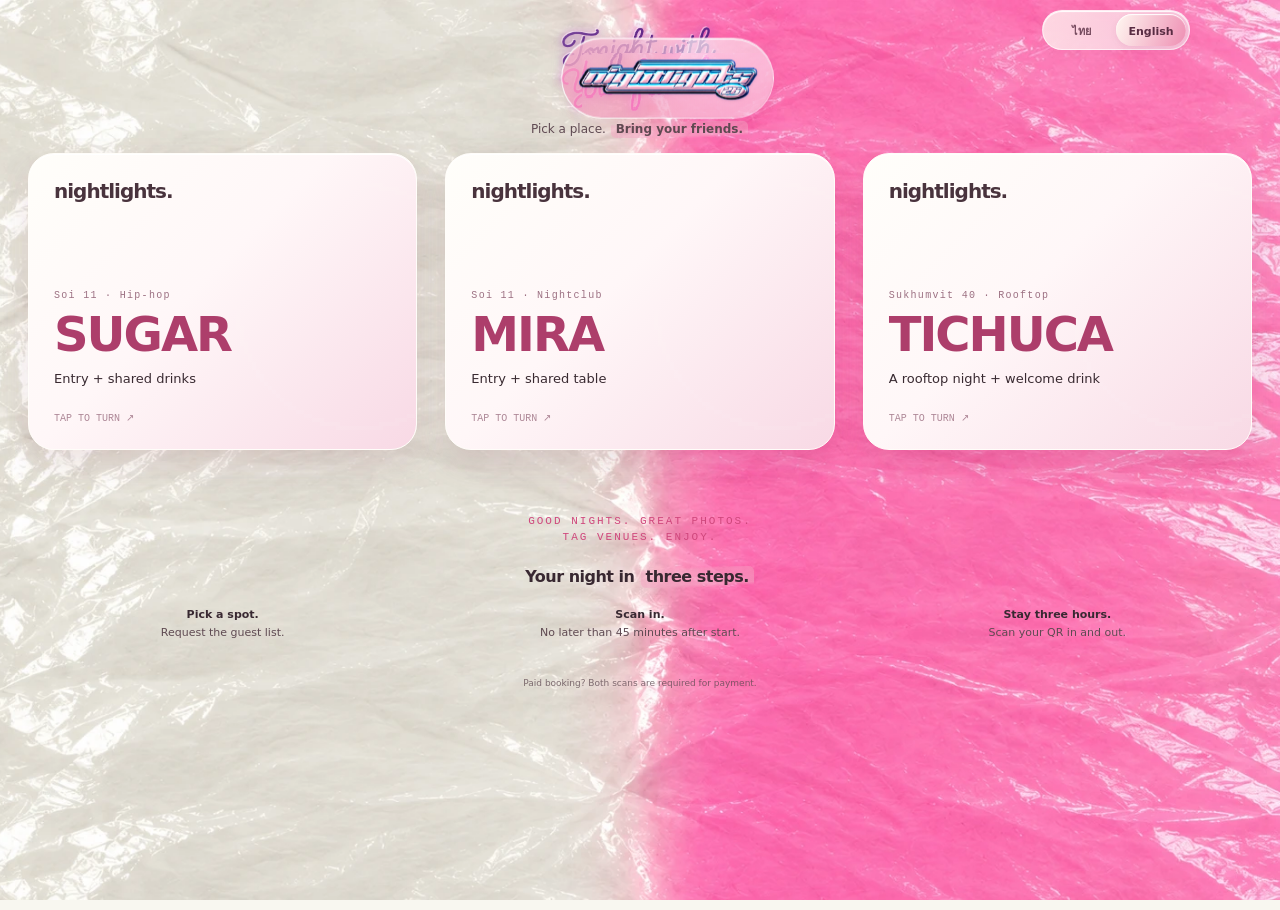
<file: index.html>
<!doctype html><html lang="en"><meta charset="utf-8"><meta name="viewport" content="width=device-width,initial-scale=1"><meta name="theme-color" content="#eee1ff"><title>nightlights · Your night starts here</title><style>
*{box-sizing:border-box}body{margin:0;background:radial-gradient(ellipse at 0 8%,#ffd2e999,transparent 42%),radial-gradient(ellipse at 100% 36%,#a9efff99,transparent 48%),linear-gradient(170deg,#faf6ff,#eee5fa 35%,#d8d1f5 75%,#c1b5e8);color:#33164e;font:15px system-ui,sans-serif;min-height:100vh}button,a{-webkit-tap-highlight-color:transparent}button{font:inherit;cursor:pointer;min-height:44px}button:focus-visible,a:focus-visible{outline:3px solid #15699d;outline-offset:4px}header{text-align:center;padding:30px 20px 10px}.brand{font-size:29px;font-weight:850;letter-spacing:-1.5px}.brand span{color:#e73898}main{max-width:1100px;margin:auto;padding:18px 0 35px;text-align:center}.hero{position:relative;padding:12px 24px 24px}.eyebrow{text-transform:uppercase;letter-spacing:3px;font:700 10px ui-monospace,monospace;color:#915791}.hero h1{font-size:clamp(40px,7vw,68px);letter-spacing:-2.5px;line-height:1.04;margin:15px 0;font-weight:800}.hero h1 span{color:#c02488;text-shadow:none}.hero p{font-size:14px;line-height:1.65;margin:0;color:#654276}.spark{position:absolute;font-size:34px;color:#ff52b4;top:22px;left:8%;text-shadow:0 0 15px #ff5db9}.spark.blue{left:auto;right:8%;top:112px;color:#258ab2;transform:rotate(15deg)}.demo-tag{display:inline-block;margin:19px 0 0;border:1px solid #9d6eb544;border-radius:30px;padding:5px 10px;font:10px ui-monospace,monospace;color:#78538b}.tabs{display:flex;justify-content:center;gap:8px;padding:0 16px 12px}.tabs button{background:#ffffff55;border:1px solid #9c62ba40;color:#623377;border-radius:30px;padding:8px 18px;font-size:12px}.tabs button[aria-pressed=true]{background:#482168;color:white;border-color:#482168}.rail{display:flex;gap:20px;overflow-x:auto;scroll-snap-type:x mandatory;padding:12px max(22px,calc((100% - 340px)/2)) 28px;scrollbar-width:none}.rail::-webkit-scrollbar{display:none}.venue{flex:0 0 340px;max-width:calc(100vw - 44px);scroll-snap-align:center}.scene{height:410px;perspective:1200px;position:relative}.inner{position:absolute;inset:0;transform-style:preserve-3d;transition:transform .65s cubic-bezier(.2,.7,.2,1)}.flipped .inner{transform:rotateY(180deg)}.face{position:absolute;inset:0;border-radius:26px;overflow:hidden;backface-visibility:hidden;border:1px solid #ffffff88;box-shadow:0 12px 30px #5b266838}.front{width:100%;padding:25px;background:radial-gradient(ellipse at 100% 0%,var(--accent),transparent 70%),var(--base);color:#fff;text-align:left;display:flex;flex-direction:column;align-items:start;font:inherit;cursor:pointer}.card-brand{font-size:20px;font-weight:750;letter-spacing:-1px;z-index:1}.rings{position:absolute;right:-66px;top:30px;width:245px;height:245px;border:1px solid #ffffff70;border-radius:50%;box-shadow:0 0 0 23px #ffffff16,0 0 0 46px #ffffff12,0 0 0 69px #ffffff0b}.card-star{position:absolute;right:30px;top:105px;color:#fbe6ff;font-size:70px;font-weight:200}.front-bottom{margin-top:auto;z-index:1}.area{font:10px ui-monospace,monospace;letter-spacing:1.3px;opacity:.85}.front h2{font-size:48px;letter-spacing:-2px;margin:9px 0 13px;line-height:1}.perk{font-size:13px;margin:0}.turn-hint{font:10px ui-monospace,monospace;opacity:.7;margin-top:26px}.back{transform:rotateY(180deg);background:linear-gradient(145deg,var(--base),#21102f);color:white;padding:24px;display:flex;flex-direction:column;align-items:center;justify-content:center;cursor:pointer}.back h2{font-size:29px;letter-spacing:-1px;margin:9px 0}.back .sub{font-size:12px;color:#dac4e9;margin:0 0 14px}.detail{font-size:13px;line-height:1.6;margin:8px 0}.detail small{display:block;text-transform:uppercase;font-size:9px;letter-spacing:1.4px;color:#c6a9d8}.maps{color:#98e5ff;text-underline-offset:4px;font-size:12px;padding:10px;display:inline-block}.turn-back{border:0;background:none;color:#d5bde5;font-size:11px;padding:8px;opacity:.85}.availability{padding:20px 8px 0}.meter{display:flex;justify-content:center;gap:12px;height:59px}.meter span{width:35px;height:54px;background:#cebddb;mask:url('assets/Sailor%20Moon.png') center/contain no-repeat;-webkit-mask:url('assets/Sailor%20Moon.png') center/contain no-repeat}.meter .lit{background:#d42187;filter:none}.availability p{font-size:12px;font-weight:650;margin:9px 0 14px}.request{width:100%;border:1px solid #f5b6ff;border-radius:30px;padding:14px 20px;color:white;background:linear-gradient(100deg,#7461b7,#cb579b);box-shadow:0 5px 16px #ae41972b;font-weight:650}.steps{padding:0 25px 12px;max-width:440px;margin:auto}.steps h2{font-size:22px;letter-spacing:-.5px;margin:22px 0 14px}.steps p{font-size:13px;color:#674979;line-height:1.7;margin:7px 0}.steps strong{color:#48205f}.ribbon{font:11px ui-monospace,monospace;letter-spacing:2px;color:#a92f82;margin:12px 0 18px}.footer{font-size:10px;line-height:1.6;color:#70577c;max-width:410px;margin:20px auto 0;padding:0 25px}dialog{border:1px solid #e7b8ff;border-radius:26px;padding:28px;width:min(90vw,350px);background:#fcf4ff;color:#361449;text-align:center;box-shadow:0 20px 80px #27123866}dialog::backdrop{background:#200b3dcc;backdrop-filter:blur(5px)}dialog h2{font-size:27px;letter-spacing:-1px;margin:8px 0 16px}dialog p{font-size:13px;line-height:1.65}dialog .close{background:none;border:0;color:#714581;margin-top:12px}.pass-code{width:125px;height:125px;image-rendering:pixelated;background:white;padding:12px}.deadline{font:700 27px ui-monospace,monospace;color:#b22283}.status{color:#92578d;font:10px ui-monospace,monospace;text-transform:uppercase;letter-spacing:2px}.sr-only{position:absolute;width:1px;height:1px;overflow:hidden;clip-path:inset(50%)}@media(max-width:380px){.scene{height:390px}.hero h1{font-size:39px}.spark{left:4%;font-size:25px}.spark.blue{right:4%}.front h2{font-size:42px}.meter{gap:9px}}@media(prefers-reduced-motion:reduce){.inner{transition:none}*{scroll-behavior:auto!important}}
.swipe-hint{font:11px ui-monospace,monospace;color:#855393;margin:3px 0 8px}.meter{height:100px;gap:4px;align-items:center}.meter span{width:56px;height:92px;flex:none;background:#a96783;filter:none}.meter .lit{background:#ff1744;filter:none}.availability{padding:14px 0 0}.paid-note{font-size:11px!important}.card-star{display:grid;place-items:center;width:78px;height:78px;font-size:58px;border-radius:24px;color:#fff5fc;border:2px solid #ffffffa0;background:linear-gradient(145deg,#ffffff38,#ffffff08);box-shadow:2px 4px 0 #1c082b50,inset 0 1px 0 #fff8;transform:rotate(12deg);text-shadow:none}.spark,.spark.blue{text-shadow:none}.front{box-shadow:0 10px 22px #5b26682b,inset 0 1px 0 #ffffff80}.rail{cursor:grab;touch-action:pan-x pan-y}.rail:active{cursor:grabbing}@media(max-width:380px){.meter{gap:3px}.meter span{width:50px;height:88px}}.meter span{--figure-ink:#a96783;background:none!important;mask:none!important;-webkit-mask:none!important}.meter span.lit{--figure-ink:#ff1744}.meter span::before{content:"";display:block;width:100%;height:100%;background:var(--figure-ink);mask:url('assets/Sailor%20Moon.png') center/contain no-repeat;-webkit-mask:url('assets/Sailor%20Moon.png') center/contain no-repeat}.hero h1{color:#33164e;text-shadow:none}.hero h1 span{color:#c02488;text-shadow:none}.meter{height:auto;min-height:194px;gap:12px 0;flex-wrap:wrap}.meter span{width:112px;height:184px}.availability{padding-top:20px}@media(max-width:380px){.meter{gap:12px 0}.meter span{width:100px;height:176px}}.hero h1.neon-headline{position:relative;isolation:isolate;width:min(100%,680px);margin:10px auto 20px;line-height:0}.neon-headline::before{content:"";position:absolute;inset:0;z-index:-1;background:url("assets/tonight-english-heavy-clean-v1.png") center/100% 100% no-repeat;filter:brightness(1.35) saturate(1.15) blur(5px);opacity:.28;pointer-events:none}.neon-headline::after{content:"";position:absolute;inset:0;z-index:1;background:linear-gradient(125deg,#fff4ff75 0%,#fff4ff30 22%,transparent 48%);-webkit-mask:url("assets/tonight-english-heavy-clean-v1.png") center/100% 100% no-repeat;mask:url("assets/tonight-english-heavy-clean-v1.png") center/100% 100% no-repeat;mix-blend-mode:screen;opacity:.42;pointer-events:none}.neon-headline img{display:block;width:100%;height:auto;filter:brightness(1.25) saturate(1.2) drop-shadow(-.35px -.45px .2px #fff1ff55) drop-shadow(.5px 1px .7px #31113e40)}.meter span::before{transition:background-color 650ms ease-in-out}.scene{transition:transform 220ms ease,filter 220ms ease}@media(hover:hover) and (pointer:fine){.scene:hover{transform:translateY(-5px);filter:drop-shadow(0 9px 9px #35174e26)}}@media(prefers-reduced-motion:reduce){.meter span::before,.scene{transition:none}.scene:hover{transform:none}}.glass-logo{position:relative;isolation:isolate;display:grid;place-items:center;width:164px;height:62px;margin:0 auto;border:1px solid #ffffffa6;border-radius:999px;background:linear-gradient(145deg,#ffffff6b,#ffffff15 52%,#d6efff26);backdrop-filter:blur(14px) saturate(1.12);-webkit-backdrop-filter:blur(14px) saturate(1.12);box-shadow:0 5px 14px #41265412,inset 0 1px 1px #ffffffe6,inset 0 -1px 2px #6c80b51a;overflow:hidden}.glass-logo img{display:block;width:142px;height:auto;position:relative;z-index:1;filter:drop-shadow(0 1px 1px #37224520)}.glass-logo::before{content:"";position:absolute;inset:1px;border-radius:inherit;padding:1px;background:conic-gradient(from 30deg,#ffffff10,#a3eaff65,#baadff50,#f8bddd55,#fff1b54d,#bdf1e340,#ffffff10);-webkit-mask:linear-gradient(#fff 0 0) content-box,linear-gradient(#fff 0 0);-webkit-mask-composite:xor;mask-composite:exclude;pointer-events:none}.glass-logo::after{content:"";position:absolute;inset:0;z-index:2;border-radius:inherit;background:radial-gradient(ellipse at 28% 0%,#ffffffa6,transparent 40%),linear-gradient(120deg,transparent 27%,#ffffff26 35%,transparent 45%);pointer-events:none}@supports not ((backdrop-filter:blur(1px)) or (-webkit-backdrop-filter:blur(1px))){.glass-logo{background:linear-gradient(145deg,#ffffffe0,#f3eafa99)}}header{position:relative;z-index:5;will-change:transform}</style><link rel="stylesheet" href="guest-list.css?v=37"><header><a class="glass-logo" href="index.html?v=nightlights-home-v10" aria-label="Night Lights — home"><img src="assets/nightlights-26-chrome-transparent-v1.png" width="2172" height="724" alt="Night Lights"></a></header><main><section class="hero"><h1 class="neon-headline"><img src="assets/tonight-english-heavy-clean-v1.png" width="1118" height="582" alt="Tonight with Your friends"></h1><p>Pick a place. <mark class="friends-highlight">Bring your friends.</mark></p></section><section class="rail" id="rail" aria-label="Venue invitations"></section><section class="steps"><div class="ribbon">GOOD NIGHTS. GREAT PHOTOS.<br>TAG VENUES. ENJOY.</div><h2><span>Your night in</span> <mark class="friends-highlight steps-highlight">three steps.</mark></h2><div class="steps-grid"><p><strong>Pick a spot.</strong> Request the guest list.</p><p><strong>Scan in.</strong> No later than 45 minutes after start.</p><p><strong>Stay three hours.</strong> Scan your QR in and out.</p></div><p class="paid-note">Paid booking? Both scans are required for payment.</p></section></main><dialog id="booking"><div id="booking-content"></div><button class="close" id="close">Back to tonight</button></dialog>
<script>
const venues=[{id:'sugar',name:'Sugar',area:'Soi 11 · Hip-hop',base:'#232149',accent:'#b568c7',perk:'Entry + shared drinks',time:'22:00',spots:2,status:'Filling up',maps:'Sugar Club Bangkok Sukhumvit Soi 11'},{id:'mira',name:'MIRA',area:'Soi 11 · Nightclub',base:'#392044',accent:'#ef91bb',perk:'Entry + shared table',time:'22:30',spots:0,status:'Full · waitlist open',maps:'MIRA Club Bangkok Sukhumvit Soi 11'},{id:'tichuca',name:'Tichuca',area:'Sukhumvit 40 · Rooftop',base:'#152e57',accent:'#57cce6',perk:'A rooftop night + welcome drink',time:'23:00',spots:4,status:'Guest list open',maps:'Tichuca Rooftop Bar Bangkok'}];
function deadlineLabel(time){const [h,m]=time.split(':').map(Number),total=h*60+m+45;return String(Math.floor(total/60)%24).padStart(2,'0')+':'+String(total%60).padStart(2,'0')}
const rail=document.getElementById('rail');
rail.innerHTML=venues.map(v=>`<article class="venue" id="${v.id}" style="--base:${v.base};--accent:${v.accent}"><div class="scene"><div class="inner"><button class="face front" aria-label="Show ${v.name} details"><span class="card-brand">nightlights.</span><span class="rings" aria-hidden="true"></span><div class="front-bottom"><div class="area">${v.area}</div><h2>${v.name.toUpperCase()}</h2><p class="perk">${v.perk}</p><div class="turn-hint">TAP TO TURN ↗</div></div></button><div class="face back" inert aria-hidden="true"><div class="eyebrow" style="color:#e4bfef">Your invitation</div><h2>${v.name}, tonight.</h2><p class="sub">You + your friends</p><div class="detail"><small>Included</small>${v.perk}</div><div class="detail"><small>Tonight’s plan</small>${v.time} start · stay three hours<br>Scan in by ${deadlineLabel(v.time)}</div><div class="detail"><small>Dress code / theme</small>To be confirmed</div><a class="maps" href="https://www.google.com/maps/search/?api=1&query=${encodeURIComponent(v.maps)}" target="_blank" rel="noopener noreferrer">Google Maps ↗</a><button class="back-join" type="button">Join guest list</button></div></div></div><div class="availability"><div class="meter" aria-hidden="true">${["#9DF1A3","#A0D7FA","#FDCFBC","#FC7276","#C8A0FA","#F9E58F"].map(ink=>`<span style="--figure-ink:${ink}" aria-hidden="true"></span>`).join('')}</div><button class="request" data-id="${v.id}">Join guest list</button></div></article>`).join('');
// Decorative figures share the same independent colour cycle as the guest row.
for(const article of rail.children){const figures=article.querySelector('.meter').cloneNode(true);figures.className='back-figures';article.querySelector('.back').prepend(figures)}
// Size the travelling card outline to the actual rounded glass perimeter.
for(const article of rail.children){
 const back=article.querySelector('.back');
 back.insertAdjacentHTML('beforeend',`<svg class="card-orbit" aria-hidden="true" focusable="false"><rect class="orbit-track"/><rect class="orbit-tail" pathLength="100"/><rect class="orbit-mid" pathLength="100"/><rect class="orbit-head" pathLength="100"/></svg>`);
 const svg=back.querySelector('.card-orbit');
 const sizeOutline=()=>{const w=back.clientWidth,h=back.clientHeight;svg.setAttribute('viewBox',`0 0 ${w} ${h}`);svg.querySelectorAll('rect').forEach(rect=>{rect.setAttribute('x','2');rect.setAttribute('y','2');rect.setAttribute('width',Math.max(0,w-4));rect.setAttribute('height',Math.max(0,h-4));rect.setAttribute('rx','24')})};
 new ResizeObserver(sizeOutline).observe(back);sizeOutline();
}
async function flip(article,show,event){
 const scene=article.querySelector('.scene'),inner=article.querySelector('.inner'),front=article.querySelector('.front'),back=article.querySelector('.back');
 if(scene.dataset.turning || scene.classList.contains('flipped')===show)return;
 if(!show)article.dispatchEvent(new Event('venue-front'));
 const box=scene.getBoundingClientRect();
 const pointer=event && event.detail>0;
 const x=pointer?(event.clientX-box.left)/box.width-.5:.4;
 const y=pointer?(event.clientY-box.top)/box.height-.5:0;
 const vertical=Math.abs(y)>Math.abs(x);
 const axis=vertical?'X':'Y',direction=vertical?(y<0?1:-1):(x<0?-1:1);
 scene.dataset.flipDirection=vertical?(y<0?'top':'bottom'):(x<0?'left':'right');
 const swap=()=>{scene.classList.toggle('flipped',show);front.inert=show;back.inert=!show;front.setAttribute('aria-hidden',String(show));back.setAttribute('aria-hidden',String(!show));};
 if(matchMedia('(prefers-reduced-motion:reduce)').matches){swap();(show?article.querySelector('.back-join'):front).focus({preventScroll:true});return}
 scene.dataset.turning='true';front.inert=true;back.inert=true;
 const pose=angle=>`translateZ(28px) rotate${axis}(${angle}deg)`;
 try{
  await inner.animate([{transform:'translateZ(0) rotate'+axis+'(0deg)'},{transform:pose(direction*90)}],{duration:430,easing:'cubic-bezier(.45,0,.8,.5)',fill:'forwards'}).finished.then(()=>{inner.getAnimations().forEach(a=>a.cancel());});
  swap();front.inert=true;back.inert=true;
  await inner.animate([{transform:pose(-direction*90)},{transform:'translateZ(0) rotate'+axis+'(0deg)'}],{duration:570,easing:'cubic-bezier(.15,.6,.25,1)',fill:'forwards'}).finished;
 }finally{
  inner.getAnimations().forEach(a=>a.cancel());swap();delete scene.dataset.turning;
  (show?article.querySelector('.back-join'):front).focus({preventScroll:true});
 }
}
for(const article of rail.children){article.querySelector('.front').onclick=e=>flip(article,true,e);article.querySelector('.back').onclick=e=>{if(e.target.closest('a,button'))return;flip(article,false,e)};article.addEventListener('keydown',e=>{if(e.key==='Escape')flip(article,false)})}
let drag=null,suppressClick=false;rail.addEventListener('pointerdown',e=>{if(rail.scrollWidth<=rail.clientWidth||e.pointerType!=='mouse'||e.button!==0||e.target.closest('form,input,.social-switch,.request,a'))return;drag={x:e.clientX,left:rail.scrollLeft,moved:false,id:e.pointerId};suppressClick=false});rail.addEventListener('pointermove',e=>{if(!drag)return;const delta=e.clientX-drag.x;if(Math.abs(delta)>8&&!drag.moved){drag.moved=true;rail.setPointerCapture(e.pointerId);rail.style.scrollSnapType='none'}if(drag.moved){rail.scrollLeft=drag.left-delta;e.preventDefault()}});function stopDrag(){if(drag?.moved){suppressClick=true;rail.style.scrollSnapType='';}drag=null}rail.addEventListener('pointerup',stopDrag);rail.addEventListener('pointercancel',stopDrag);rail.addEventListener('click',e=>{if(suppressClick){e.preventDefault();e.stopImmediatePropagation();suppressClick=false}},true);
const dialog=document.getElementById('booking'),content=document.getElementById('booking-content');let timer;
document.getElementById('close').onclick=()=>dialog.close();dialog.addEventListener('close',()=>clearInterval(timer));

// Independent, gently blended colour changes; repeats across figures are intentional.
const figurePalette=['#9DF1A3','#A0D7FA','#FDCFBC','#FC7276','#C8A0FA','#F9E58F'];
const figureMotion=matchMedia('(prefers-reduced-motion: reduce)');
const figureTimers=new Map();
function stopFigureColours(){for(const timer of figureTimers.values())clearTimeout(timer);figureTimers.clear()}
function scheduleFigureColour(figure){const delay=300+Math.random()*1700;figureTimers.set(figure,setTimeout(()=>{figure.style.setProperty('--figure-ink',figurePalette[Math.floor(Math.random()*figurePalette.length)]);scheduleFigureColour(figure)},delay))}
function startFigureColours(){stopFigureColours();if(document.hidden||figureMotion.matches)return;document.querySelectorAll('.meter span,.back-figures span,.form-figures span').forEach(scheduleFigureColour)}
document.addEventListener('visibilitychange',startFigureColours);figureMotion.addEventListener('change',startFigureColours);startFigureColours();

</script><script src="date-picker.js?v=3"></script><script src="guest-list.js?v=31"></script><script src="floating-logo.js?v=3"></script><script src="newsletter.js?v=1"></script><script src="language.js?v=3"></script></html>
</file>
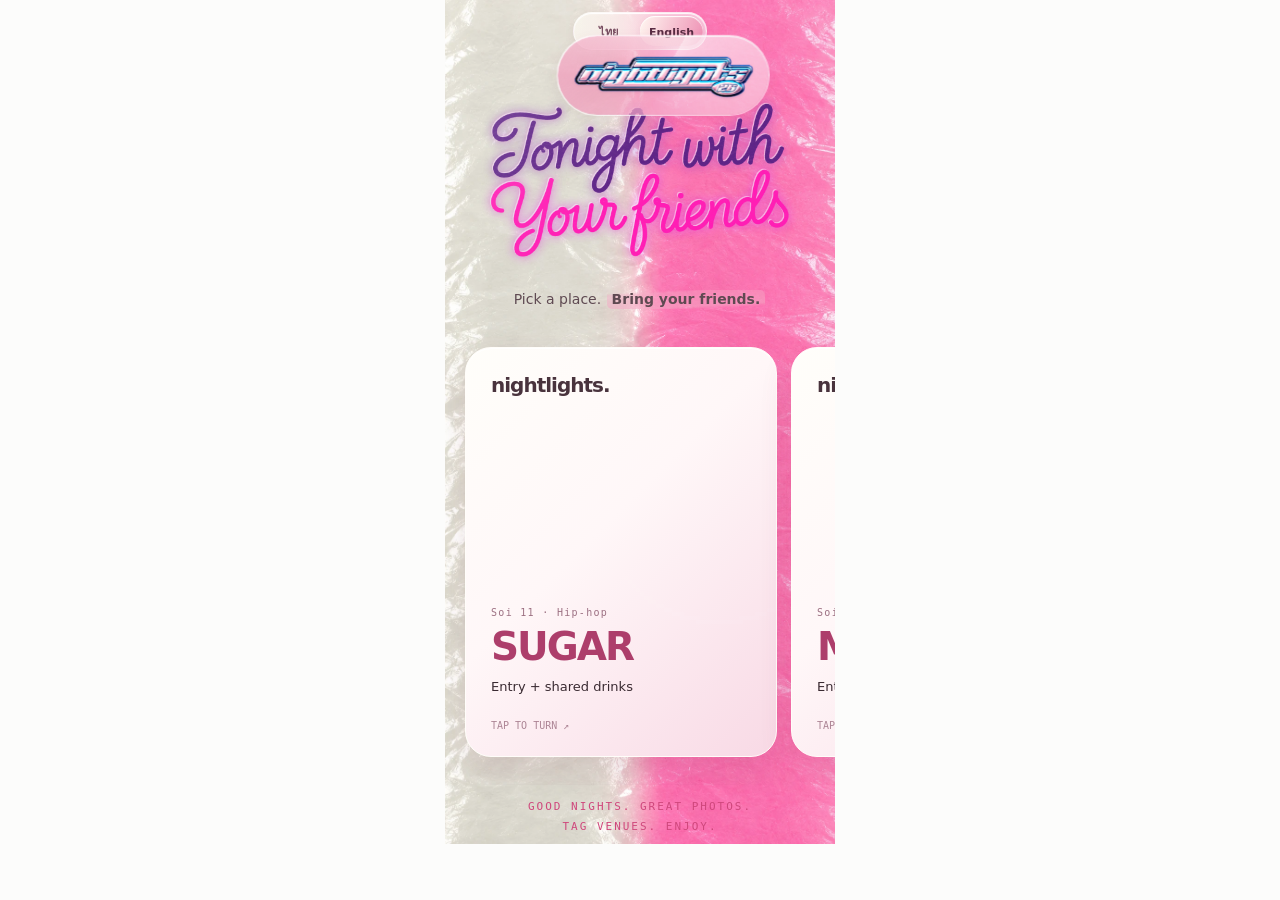
<file: mobile-preview.html>
<!doctype html>
<html lang="en"><meta charset="utf-8"><meta name="viewport" content="width=device-width,initial-scale=1"><title>nightlights · Phone preview</title><style>*{box-sizing:border-box}body{margin:0;background:#fcfcfb;display:grid;justify-items:center;min-height:100dvh}iframe{display:block;width:min(390px,100vw);height:min(844px,100dvh);border:0;background:#fcfcfb}</style><iframe src="index.html?v=nightlights-calendar-v20" title="nightlights phone preview"></iframe></html>
</file>
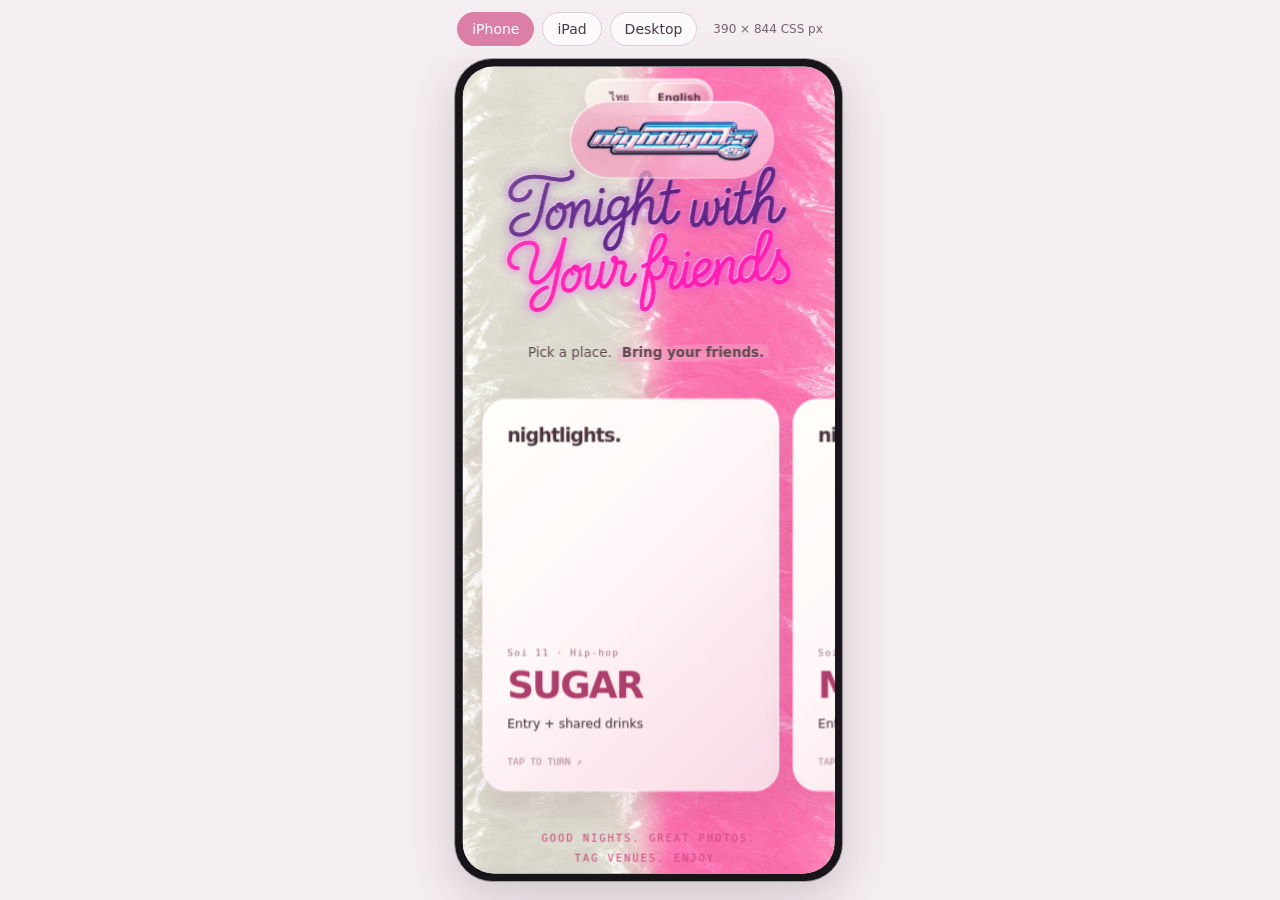
<file: screen-preview.html>
<!doctype html>
<html lang="en">
<head>
<meta charset="utf-8">
<meta name="viewport" content="width=device-width,initial-scale=1">
<title>Night Lights · iPhone preview</title>
<style>
*{box-sizing:border-box}
body{margin:0;min-height:100vh;background:#f4edf1;color:#493943;font:14px system-ui,sans-serif}
nav{position:sticky;top:0;z-index:2;display:flex;align-items:center;justify-content:center;gap:8px;padding:12px;background:#f4edf1ed;backdrop-filter:blur(10px)}
a{color:inherit;text-decoration:none;padding:8px 14px;border:1px solid #ddcbd4;border-radius:999px;background:#fff9}
a[aria-current=page]{background:#dc7fa6;color:white;border-color:#dc7fa6}
#size{font-size:12px;margin-left:8px;color:#76616d}
#stage{position:relative;margin:0 auto 24px;transform-origin:top center}
#device{position:absolute;inset:0 auto auto 0;padding:8px;background:#171519;border:1px solid #aaa1a6;box-shadow:0 16px 48px #34222f30;overflow:hidden}
#device[data-mode=iphone]{border-radius:40px}
#device[data-mode=ipad]{border-radius:26px}
#device[data-mode=desktop]{padding:0;border-radius:8px}
iframe{display:block;border:0;background:#fff;width:100%;height:100%}
#device[data-mode=iphone] iframe{border-radius:32px}
@media(max-width:700px){nav{gap:5px;padding:10px 4px}a{padding:8px 10px;font-size:12px}#size{font-size:10px;margin-left:2px}}
</style>
</head>
<body>
<nav aria-label="Preview size">
<a href="?view=iphone" id="iphone">iPhone</a>
<a href="?view=ipad" id="ipad">iPad</a>
<a href="?view=desktop" id="desktop">Desktop</a>
<span id="size"></span>
</nav>
<main id="stage"><div id="device"><iframe title="Night Lights responsive preview"></iframe></div></main>
<script>
const sizes={iphone:[390,844],ipad:[834,1194],desktop:[1440,900]};
const params=new URLSearchParams(location.search);
const mode=sizes[params.get('view')]?params.get('view'):'iphone';
const [width,height]=sizes[mode];
document.title=`Night Lights · ${mode==='desktop'?'Desktop':mode==='ipad'?'iPad':'iPhone'} preview`;
document.getElementById(mode).setAttribute('aria-current','page');
document.getElementById('size').textContent=`${width} × ${height} CSS px`;
const device=document.getElementById('device'),stage=document.getElementById('stage'),frame=device.querySelector('iframe');
device.dataset.mode=mode;frame.src=`index.html?v=nightlights-calendar-v37&viewport=${mode}`;
const outerWidth=width+(mode==='desktop'?0:16),outerHeight=height+(mode==='desktop'?0:16);
device.style.width=outerWidth+'px';device.style.height=outerHeight+'px';
function fit(){const scale=Math.min(1,(innerWidth-24)/outerWidth,(innerHeight-76)/outerHeight);stage.style.width=outerWidth*scale+'px';stage.style.height=outerHeight*scale+'px';stage.style.transform=`scale(${scale})`;}
addEventListener('resize',fit);fit();
</script>
</body>
</html>
</file>
<file: guest-list.css>
.glass-logo,.guest-sheet,.social-switch{--light-x:28%;--light-y:8%;background:transparent;backdrop-filter:none;-webkit-backdrop-filter:none;isolation:isolate}
.glass-logo{box-shadow:0 5px 15px #39294c14,inset 0 1px 1px #fff9,inset 0 -1px 2px #70598726;border-color:#ffffff75}
.glass-logo::before,.guest-sheet::before{content:"";position:absolute;inset:0;border-radius:inherit;z-index:-1;padding:0;mask:none;-webkit-mask:none;background:linear-gradient(135deg,#ffffff18,#ffffff03 48%,#bfeaff0a);backdrop-filter:blur(1.5px) saturate(1.18);-webkit-backdrop-filter:blur(1.5px) saturate(1.18);box-shadow:inset 1px 1px 1px #fff9,inset -1px -1px 2px #6d6ab52b;pointer-events:none}
.glass-logo::after,.guest-sheet::after{content:"";position:absolute;inset:0;z-index:2;border-radius:inherit;background:radial-gradient(ellipse at var(--light-x) var(--light-y),#ffffff48,transparent 36%);box-shadow:inset 0 1px #ffffff80,inset 1px 0 #d5fcff66,inset -1px 0 #f3c8ec60;pointer-events:none}
@supports (backdrop-filter:url("#nightlights-lens")){.glass-logo::before,.guest-sheet::before{backdrop-filter:url("#nightlights-lens") blur(.5px) saturate(1.15)}}
.availability{position:relative;isolation:isolate}.guest-sheet{position:absolute;inset:26px 0 auto;z-index:3;border:1px solid #ffffffa0;border-radius:27px;padding:22px 17px 17px;color:#352443;box-shadow:0 14px 32px #38234b20;text-align:center;overflow:hidden}
.guest-sheet[hidden],.guest-sheet [hidden],.request[hidden]{display:none!important}
.guest-sheet h3{font-size:17px;letter-spacing:-.4px;margin:0 20px 15px}.sheet-close{position:absolute;right:7px;top:5px;background:none;border:0;color:#51375e;font-size:23px;width:40px;min-height:40px;z-index:4}
.social-switch{position:relative;display:grid;grid-template-columns:repeat(3,1fr);border:1px solid #ffffff9c;border-radius:99px;padding:4px;margin-bottom:17px;box-shadow:inset 0 1px 3px #4a255a12;touch-action:pan-y}
.social-switch::before{content:"";position:absolute;left:4px;top:4px;bottom:4px;width:calc((100% - 8px)/3);border-radius:99px;background:linear-gradient(150deg,#ffffff87,#ffffff1c);box-shadow:0 2px 6px #44265020,inset 0 1px #fff;transform:translateX(calc(var(--selected,0)*100%));transition:transform 240ms cubic-bezier(.2,.8,.2,1);pointer-events:none}
.social-switch button{position:relative;background:none;border:0;border-radius:99px;padding:8px 3px;font-size:12px;color:#66506f;min-height:38px}.social-switch button[aria-selected=true]{font-weight:750;color:#33213f}.social-switch button.is-filled::after{content:"";display:inline-block;width:4px;height:4px;margin:0 0 2px 4px;border-radius:50%;background:#318357}
.social-field{text-align:left}.social-field label{display:block;font-size:12px;font-weight:650;margin:0 0 7px 8px}.social-field input{box-sizing:border-box;width:100%;min-height:47px;border:1px solid #ffffffa0;border-radius:15px;background:#ffffff35;box-shadow:inset 0 1px 4px #44325a0d;padding:12px;font:16px system-ui;color:#352443;outline-offset:3px}.social-field input::placeholder{color:#796c82}.field-help{font-size:11px;line-height:1.4;color:#65536e;margin:8px 3px 13px;min-height:16px}
.guest-sheet .submit-guest{position:relative;isolation:isolate;overflow:hidden;width:100%;min-height:46px;background:#77629624;border:1px solid #ffffffab;border-radius:99px;color:#30213c;font-weight:700;box-shadow:inset 0 1px #fff9}.submit-guest::before{content:"";position:absolute;inset:0;z-index:-1;background:linear-gradient(90deg,#9df1a3,#60cf98);transform:scaleX(0);transform-origin:left}.submit-guest.is-loading::before{animation:guest-progress 2.8s linear forwards}.submit-guest.is-complete::before{transform:scaleX(1)}.submit-guest:disabled{cursor:default}.guest-sheet .demo-note{font-size:10px;line-height:1.4;color:#695671;margin:10px 0 0}.join-opening{opacity:0;transition:opacity .3s ease;pointer-events:none}.ribbon{line-height:1.8}
@keyframes guest-progress{to{transform:scaleX(1)}}
@media(prefers-reduced-motion:reduce){.social-switch::before,.join-opening{transition:none}.submit-guest.is-loading::before{animation:none;transform:scaleX(1)}}
@media(prefers-contrast:more){.guest-sheet{background:#faf4ffeb}.social-field input{background:#fff;border-color:#70577c}}

/* Clear glass: only the rim catches colour; the landing-page gradient shows through. */
.glass-logo,.guest-sheet{--light-x:84%;--light-y:5%;--rim-angle:0deg;border-color:#ffffff45;box-shadow:0 7px 22px #44344e12,inset 0 1px #ffffff50;color:#706976}
.glass-logo::before,.guest-sheet::before{background:radial-gradient(ellipse at var(--light-x) var(--light-y),#ffffff13,transparent 38%);box-shadow:inset 1px 1px .6px #ffffff65,inset -1px -1px 1.5px #625e7920}
.glass-logo::after,.guest-sheet::after{padding:1.25px;background:conic-gradient(from calc(35deg + var(--rim-angle)),#fff9 0deg,#bcecf760 25deg,#c5b8ed45 43deg,#edc3d53d 60deg,#f5e4b635 77deg,transparent 110deg,transparent 300deg,#ffffff25 335deg,#fff9 360deg);-webkit-mask:linear-gradient(#fff 0 0) content-box,linear-gradient(#fff 0 0);-webkit-mask-composite:xor;mask-composite:exclude;box-shadow:none;opacity:.55}
.guest-sheet h3{color:#716a77;font-weight:550}.sheet-close{color:#7f778680}.social-switch{border-color:#ffffff50;box-shadow:inset 0 1px 2px #66556c0a}.social-switch::before{background:linear-gradient(150deg,#ffffff28,#ffffff05);box-shadow:0 2px 5px #443a5010,inset 0 1px #ffffff75}.social-switch button{color:#827b88}.social-switch button[aria-selected=true]{color:#68616f;font-weight:650}
.social-field label{font-size:11px;color:#817b89a6;font-weight:500}.social-field input{background:#ffffff0c;border-color:#ffffff45;box-shadow:none;color:#746c7f}.social-field input::placeholder{font-size:13px;color:#82798c66;opacity:1}.field-help{color:#817889a6;font-weight:400}
.guest-sheet .submit-guest{background:transparent;border:0;box-shadow:none;color:#736b7d;font-weight:550}.submit-guest::before{background:linear-gradient(90deg,#9df1a38c,#60cf989e)}
@media(prefers-contrast:more){.guest-sheet{background:#faf4ffeb;color:#44394f}.social-field input{background:#fff;color:#44394f}.social-field input::placeholder{color:#746a7d}}

/* The small logo needs an empty lens, with light confined to its edge. */
.glass-logo{background:transparent;border-color:#ffffff24;box-shadow:0 3px 10px #44344e08;backdrop-filter:none;-webkit-backdrop-filter:none}
.glass-logo::before{background:none;backdrop-filter:none;-webkit-backdrop-filter:none;box-shadow:inset .5px .5px .7px #ffffff38,inset -.5px -.5px 1px #625e7912}
.glass-logo::after{padding:.75px;opacity:.32}

/* Use available space; venue content stays interchangeable. */
@media(min-width:700px){
 .meter{display:grid;grid-template-columns:repeat(3,minmax(0,1fr));gap:12px 0;justify-items:stretch}
 .meter span{width:100%;height:184px}
}
@media(min-width:700px) and (max-width:1099px){
 .rail{padding-inline:max(24px,calc((100% - 340px)/2 - 48px));scroll-padding-inline:max(24px,calc((100% - 340px)/2 - 48px))}
 .venue{scroll-snap-align:start}
}
@media(min-width:1100px){
 main{max-width:1280px}
 .rail{display:grid;grid-template-columns:repeat(auto-fit,minmax(300px,1fr));gap:28px;padding:12px 28px 28px;overflow:visible;scroll-snap-type:none;cursor:default}
 .rail:active{cursor:default}
 .venue{min-width:0;max-width:none;width:100%}
}

.apply-now{display:none}
.application-arrival[hidden]{display:none}
@media(min-width:1100px){
 .back .apply-now{display:block;color:#c93643;text-decoration:underline;text-underline-offset:4px;font-size:15px;font-weight:700;padding:12px 0;min-height:44px}
 .venue .availability{display:none;padding-top:20px}
 .venue .availability.application-open{display:block;min-height:300px}
 .availability .meter,.availability>.request{display:none!important}
 .availability .guest-sheet{position:relative;inset:auto;width:100%;margin:0}
 .application-arrival{height:270px;display:flex;align-items:center;justify-content:space-evenly;overflow:hidden}
 .application-arrival span{width:18px;height:18px;border-radius:50%;background:#9df1a3;animation:arrival-float 1.6s ease-in-out infinite;opacity:.65}
 .application-arrival span:nth-child(2){background:#a0d7fa;animation-delay:-.3s}
 .application-arrival span:nth-child(3){background:#fcdfbc;animation-delay:-.8s}
 .application-arrival span:nth-child(4){background:#fc7276;animation-delay:-.5s}
 .application-arrival span:nth-child(5){background:#c8a0fa;animation-delay:-1.2s}
 .application-arrival span:nth-child(6){background:#f9e58f;animation-delay:-1s}
}
@keyframes arrival-float{0%,100%{transform:translateY(15px);opacity:.35}50%{transform:translateY(-18px);opacity:.8}}
@media(prefers-reduced-motion:reduce){.application-arrival span{animation:none}}

/* A quiet glass invitation between the first two figures' feet. */
@media(max-width:1099px){
 .meter{display:grid;grid-template-columns:repeat(3,minmax(0,1fr));gap:12px 0}
 .meter span{width:100%}
 .availability>.request{position:absolute;z-index:2;left:33.333%;top:174px;transform:translateX(-50%);width:auto;min-width:124px;min-height:44px;padding:8px 13px;border:0;border-radius:99px;background:linear-gradient(125deg,#d8c5ef12,#bca6dc08);color:#79628b;font-size:12px;font-weight:450;letter-spacing:.1px;box-shadow:inset 0 .5px #ffffff35;backdrop-filter:blur(.5px);-webkit-backdrop-filter:blur(.5px);transition:background .2s ease,color .2s ease}
 .availability>.request:hover,.availability>.request:active{background:linear-gradient(125deg,#d8c5ef25,#bca6dc12);color:#695079;font-weight:450}
 .availability>.request:focus-visible{outline:1px solid #9675ad;outline-offset:3px}
}
@media(min-width:700px) and (max-width:1099px){.availability>.request{top:182px}}

/* Centred glass pill with a circulating purple highlight and fading tail. */
@media(max-width:1099px){
 .availability>.request{left:50%;width:144px;height:44px;padding:8px 12px;color:#67418a;font-weight:600;overflow:hidden;isolation:isolate;box-shadow:none}
 .availability>.request:hover,.availability>.request:active{font-weight:600;color:#67418a}
 .request>span{position:relative;z-index:1}
 .join-orbit{position:absolute;inset:0;width:100%;height:100%;pointer-events:none;fill:none;stroke:#8754b3;stroke-width:2.5;stroke-linecap:round}
 .orbit-track{opacity:.17}
 .orbit-tail{stroke-dasharray:38 62;opacity:.18;animation:join-orbit 4.8s linear infinite}
 .orbit-mid{stroke-dasharray:25 75;opacity:.38;animation:join-orbit 4.8s linear infinite}
 .orbit-head{stroke-dasharray:11 89;opacity:.9;animation:join-orbit 4.8s linear infinite}
 .availability>.request::after{content:"";position:absolute;inset:-20% -50%;pointer-events:none;background:linear-gradient(110deg,transparent 40%,#f8acd52b 48%,#ffe1ef59 50%,#d5b3f12b 53%,transparent 61%);transform:translateX(-100%);animation:join-glint 9s ease-in-out infinite}
}
@keyframes join-orbit{to{stroke-dashoffset:-100}}
@keyframes join-glint{0%,68%{transform:translateX(-100%)}90%,100%{transform:translateX(100%)}}
@media(prefers-reduced-motion:reduce){.request .join-orbit rect,.availability>.request::after{animation:none}.availability>.request::after{display:none}}

/* Six faint dancing colours sit behind the invitation, never above its text. */
.back{isolation:isolate}
.back>:not(.back-figures){position:relative;z-index:1}
.back .back-figures{position:absolute;inset:20px 8px;z-index:0;display:grid;grid-template-columns:repeat(3,minmax(0,1fr));grid-template-rows:repeat(2,minmax(0,1fr));gap:12px 0;opacity:.16;pointer-events:none}
.back-figures span{display:block;min-width:0;min-height:0;background:none}
.back-figures span::before{content:"";display:block;width:100%;height:100%;background:var(--figure-ink);mask:url('assets/Sailor%20Moon.png') center/contain no-repeat;-webkit-mask:url('assets/Sailor%20Moon.png') center/contain no-repeat;transition:background-color 650ms ease-in-out}
.back .back-join{align-self:flex-end;flex-shrink:0;min-height:44px;width:auto;margin:4px 0 0;padding:10px 17px;border:1px solid #e0c9ff55;border-radius:99px;background:linear-gradient(130deg,#c8a0fa25,#edb8d913);color:#f2e8ff;font-size:12px;font-weight:550;box-shadow:inset 0 1px #ffffff24;backdrop-filter:blur(2px);-webkit-backdrop-filter:blur(2px)}
.back .back-join:hover{background:#c8a0fa30}
.application-arrival{height:270px;display:flex;align-items:center;justify-content:space-evenly;overflow:hidden}
.application-arrival span{width:18px;height:18px;border-radius:50%;background:#c8a0fa;animation:arrival-float 1.6s ease-in-out infinite;opacity:.65}
.application-arrival span:nth-child(2n){background:#f3b8dc;animation-delay:-.5s}
.application-arrival span:nth-child(3n){background:#a0d7fa;animation-delay:-1s}
@media(prefers-reduced-motion:reduce){.back-figures span::before{transition:none}.application-arrival span{animation:none}}

/* Clear invitation glass and the eyes confirmation. */
.back{background:linear-gradient(135deg,#ffffff0a,#cfb6ef08);color:#624775;border-color:#ffffff65;box-shadow:inset 0 1px 1px #ffffff75,0 5px 18px #5d357512;backdrop-filter:blur(.7px);-webkit-backdrop-filter:blur(.7px)}
.back .eyebrow{color:#866394!important}.back .sub,.back .detail,.back .detail small{color:#775a88}.back .maps{color:#765296}.back .back-figures{opacity:.3}
.back .back-join{position:relative;isolation:isolate;overflow:hidden;border:0;background:linear-gradient(130deg,#c8a0fa12,#edb8d90a);color:#70438f;width:144px;height:44px;padding:8px 12px;font-weight:600}
.back-join .join-orbit{position:absolute;inset:0;width:100%;height:100%;pointer-events:none;fill:none;stroke:#8754b3;stroke-width:2.5;stroke-linecap:round}
.back-join .orbit-track{opacity:.17}.back-join .orbit-tail{stroke-dasharray:38 62;opacity:.18;animation:join-orbit 4.8s linear infinite}.back-join .orbit-mid{stroke-dasharray:25 75;opacity:.38;animation:join-orbit 4.8s linear infinite}.back-join .orbit-head{stroke-dasharray:11 89;opacity:.9;animation:join-orbit 4.8s linear infinite}
.back .back-join.is-confirmed{background:#99dab84d;color:#317452;box-shadow:inset 0 1px #ffffff70}
.application-result[hidden]{display:none}.application-result{position:relative;min-height:225px;text-align:center;padding:105px 12px 14px;isolation:isolate;animation:eyes-arrive .9s ease both;outline:none}
.application-result img{position:absolute;inset:0 0 auto;width:100%;height:165px;object-fit:cover;object-position:center;opacity:.65;mix-blend-mode:multiply;mask-image:linear-gradient(transparent,#000 20%,#000 65%,transparent);-webkit-mask-image:linear-gradient(transparent,#000 20%,#000 65%,transparent);z-index:-1;pointer-events:none}
.joined-badge{display:inline-block;background:#a0e1bb6b;border-radius:99px;color:#316c4c;font-size:12px;font-weight:650;padding:8px 15px;box-shadow:inset 0 1px #ffffff85}
.application-result h3{font-size:15px;font-weight:550;margin:10px 0 5px;color:#65477b}.application-result p{font-size:12px;color:#756185;margin:0 0 8px}.application-result small{font-size:10px;color:#877591}
.is-submitted .meter,.is-submitted .back-figures{display:none!important}.is-submitted .availability{display:block!important;min-height:0!important}
@keyframes eyes-arrive{from{opacity:0;transform:translateY(9px)}to{opacity:1;transform:none}}
@media(min-width:700px){
 header{padding:10px 20px 4px}.glass-logo{height:52px}
 main{padding:0 0 10px}.hero{padding:0 24px 8px}.hero h1.neon-headline{width:240px;margin:2px auto 6px}.hero p{font-size:12px}
 .scene{height:330px}.back{padding:14px 20px}.back h2{font-size:24px;margin:5px 0}.back .sub{margin-bottom:6px}.back .detail{padding:5px 0;font-size:12px}.back .maps{padding:6px}.back .back-join{margin-top:2px}
 .rail{padding-top:8px;padding-bottom:16px}.availability{padding-top:10px}.meter span{height:118px}.meter{gap:8px 0;min-height:244px}.availability>.request{top:106px}
 .guest-sheet{padding:14px 14px 10px;inset:8px 0 auto}.guest-sheet h3{margin-bottom:10px;font-size:15px}.social-switch{margin-bottom:10px}.social-field input{min-height:44px;padding:9px}.field-help{margin:6px 3px 8px}
 .steps{max-width:900px;padding:0 24px 4px}.ribbon{font-size:11px;line-height:1.4}.steps h2{font-size:16px;margin:8px 0}.steps p{display:inline-block;font-size:11px;margin:3px 8px;line-height:1.4}.steps .paid-note{display:block}.footer{font-size:9px;margin:6px 16px;line-height:1.35}
}
@media(min-width:1100px){.venue .availability.application-open{min-height:244px;padding-top:8px}.application-arrival{height:244px}.hero h1.neon-headline{width:200px}.scene{height:320px}}
@media(prefers-reduced-motion:reduce){.application-result,.back-join .join-orbit rect{animation:none}}
@media(min-width:700px){.back .detail{margin:3px 0;padding:2px 0;line-height:1.35}.back .eyebrow{font-size:9px}.back .maps{padding:5px}}
@media(min-width:1100px){
 header{padding-top:6px}.glass-logo{height:46px}
 .hero h1.neon-headline{width:160px}.scene{height:300px}
 .back h2{font-size:22px}.back .detail{font-size:11px}.back .sub{font-size:11px}
 .application-result{min-height:180px;padding-top:75px}.application-result img{height:130px}
 .venue .availability.application-open{min-height:230px}.application-arrival{height:230px}
 .guest-sheet .social-switch{margin-bottom:5px;padding:2px}.guest-sheet h3{margin-bottom:6px}.guest-sheet .social-field label{margin-bottom:3px}.guest-sheet .field-help{min-height:0;margin:4px 3px}.guest-sheet .submit-guest{min-height:40px}
}
@media(min-width:1100px){.hero h1.neon-headline{width:130px}.rail{padding-bottom:8px}main{padding-bottom:0}.footer{margin-top:2px}}

/* Calm card CTA, with the animated invitation around the form title. */
header{position:sticky;top:0;z-index:10;transform:none;will-change:auto}.glass-logo{text-decoration:none}
.back .back-join{align-self:center;background:#8050a6;color:#fff;box-shadow:inset 0 1px #ffffff20;font-weight:550;width:auto;min-width:144px}
.back .back-join:hover{background:#734596}.back .back-join.is-confirmed{background:#5b9b77;color:#fff}
.eyes-open .meter{visibility:hidden}.eyes-open .back-figures{opacity:0}
.guest-sheet{isolation:isolate}.guest-sheet>.form-eyes{position:absolute;inset:0;width:100%;height:100%;object-fit:contain;opacity:.3;z-index:-1;pointer-events:none;mix-blend-mode:multiply;animation:eyes-arrive .55s ease both}
.guest-sheet h3{margin:0 24px 10px;line-height:1}
.title-button{position:relative;isolation:isolate;min-height:34px;height:34px;max-width:100%;width:202px;padding:6px 9px;border:0;border-radius:99px;background:#eee1f20a;color:#725381;font-size:12px;font-weight:550;white-space:nowrap}
.title-button .join-orbit{position:absolute;inset:0;width:100%;height:100%;pointer-events:none;fill:none;stroke:#8754b3;stroke-width:2.5;stroke-linecap:round}
.title-button .orbit-track{opacity:.12}.title-button .orbit-tail{stroke-dasharray:38 62;opacity:.15;animation:join-orbit 4.8s linear infinite}.title-button .orbit-mid{stroke-dasharray:25 75;opacity:.35;animation:join-orbit 4.8s linear infinite}.title-button .orbit-head{stroke-dasharray:11 89;opacity:.9;animation:join-orbit 4.8s linear infinite}
.application-result img{inset:0;width:100%;height:100%;object-fit:contain;object-position:center;mask-image:none;-webkit-mask-image:none;opacity:.3}
@media(prefers-reduced-motion:reduce){.title-button .join-orbit rect,.guest-sheet>.form-eyes{animation:none}}

/* The application grows the page only after joining; artwork stays behind the fields. */
.venue .availability{display:none;padding-top:12px}
.venue .availability.application-open{display:block;min-height:0}
.availability>.meter,.availability>.request{display:none!important}
.availability .guest-sheet{position:relative;inset:auto;width:100%;margin:0;isolation:isolate}
.guest-sheet>.form-figures{position:absolute;inset:12px 8px;z-index:-1;display:grid;grid-template-columns:repeat(3,minmax(0,1fr));grid-template-rows:repeat(2,minmax(0,1fr));gap:6px;pointer-events:none;animation:form-figures-fade 10s ease-in-out both}
.form-figures span{display:block;width:100%;height:100%;min-height:0;background:none}
.form-figures span::before{content:"";display:block;width:100%;height:100%;background:var(--figure-ink);mask:url('assets/Sailor%20Moon.png') center/contain no-repeat;-webkit-mask:url('assets/Sailor%20Moon.png') center/contain no-repeat;transition:background-color 650ms ease-in-out}
.guest-sheet>.form-eyes{opacity:.16;animation:form-eyes-fade 10s ease-in-out both;mask-image:radial-gradient(ellipse at center,#000 40%,transparent 75%);-webkit-mask-image:radial-gradient(ellipse at center,#000 40%,transparent 75%)}
.guest-sheet .social-field label,.guest-sheet .field-help{color:#766681}.guest-sheet .social-field input{color:#574263}.guest-sheet .social-field input::placeholder{color:#85748f99}
.application-result img{opacity:.16}
@keyframes form-figures-fade{0%,12%{opacity:.42}100%{opacity:0}}
@keyframes form-eyes-fade{0%,8%{opacity:0}100%{opacity:.16}}
@media(prefers-reduced-motion:reduce){.guest-sheet>.form-figures{animation:none;opacity:0}.guest-sheet>.form-eyes{animation:none;opacity:.16}.form-figures span::before{transition:none}}

/* The travelling lens is decorative: clicks and typing pass straight through. */
.floating-logo{position:fixed;left:0;top:0;margin:0;z-index:20;pointer-events:none!important;width:164px;height:62px;will-change:transform;transition:opacity .35s ease;backdrop-filter:blur(1px) saturate(1.12);-webkit-backdrop-filter:blur(1px) saturate(1.12);box-shadow:0 4px 14px #5633720d,inset 0 1px #ffffff60}
.floating-logo[hidden]{display:none}.floating-logo.is-editing{opacity:0}
@supports(backdrop-filter:url("#floating-glass-lens")){.floating-logo{backdrop-filter:url("#floating-glass-lens") saturate(1.12)}}
/* Keep the original glass brand visible while its decorative copy travels. */
header .glass-logo{width:180px}
header .glass-logo img{width:156px}
/* Small changes in tube glow and reflected light, with no hard flashing. */
.neon-headline::before{animation:neon-tube-glow 7s ease-in-out infinite}
.neon-headline::after{animation:neon-glass-glint 9s ease-in-out infinite}
@keyframes neon-tube-glow{0%,28%,36%,72%,100%{opacity:.42}31%{opacity:.35}34%{opacity:.48}76%{opacity:.58}84%{opacity:.42}}
@keyframes neon-glass-glint{0%,55%,100%{opacity:.42}64%{opacity:.7}76%{opacity:.42}}
@media(prefers-reduced-motion:reduce){.neon-headline::before,.neon-headline::after{animation:none}}
@media(prefers-reduced-motion:reduce){.floating-logo{transition:none}}

/* Keep the figures; reserve the eyes for the closing section. */
.back .back-figures,.eyes-open .back .back-figures{opacity:.65}
.is-submitted .back .back-figures{display:grid!important;opacity:.65}
.guest-sheet>.form-figures{animation:none;opacity:.48}
.back .back-join{background:radial-gradient(ellipse at 92% 0%,#eacbff85,transparent 52%),linear-gradient(140deg,#9362b7,#78489f 65%);box-shadow:inset 0 1px 1px #fff8,inset -1px 0 1px #edceff55,0 3px 9px #7543911a}
.back .back-join:hover{background:radial-gradient(ellipse at 92% 0%,#eacbff99,transparent 52%),#8050a6}
.back .back-join.is-confirmed{background:radial-gradient(ellipse at 92% 0%,#e2ffe075,transparent 52%),#5b9b77}
.title-button{display:inline-flex;align-items:center;justify-content:center;vertical-align:middle}
.title-button .join-orbit{display:block;max-width:none;overflow:visible}
.application-result{min-height:0;padding:18px 12px}
.steps{position:relative;isolation:isolate}
.steps .footer-eyes{position:absolute;inset:0;width:100%;height:100%;object-fit:contain;z-index:-1;pointer-events:none;mix-blend-mode:multiply;opacity:0;mask-image:radial-gradient(ellipse,#000 35%,transparent 75%);-webkit-mask-image:radial-gradient(ellipse,#000 35%,transparent 75%);transition:opacity 10s ease}
.steps.eyes-visible .footer-eyes{opacity:.18;transition-duration:1.25s}
@media(prefers-reduced-motion:reduce){.steps .footer-eyes{transition:none}.guest-sheet>.form-figures{opacity:.48}}

/* Centre the visible lettering (the PNG has asymmetric transparent margins). */
.hero h1.neon-headline{transform:translateX(-.45%);margin-bottom:12px}
@media(max-width:699px){
 .rail{gap:14px;padding-inline:20px;scroll-padding-inline:20px}
 .venue{flex-basis:min(340px,80vw);max-width:none;scroll-snap-align:start}
 .front h2{font-size:clamp(34px,10vw,48px)}
}
/* Tablet space is a three-card grid, with further venues wrapping naturally. */
@media(min-width:700px) and (max-width:1099px){
 .rail{display:grid;grid-template-columns:repeat(3,minmax(0,1fr));gap:14px;padding:8px 20px 16px;overflow:visible;scroll-snap-type:none;cursor:default}
 .rail:active{cursor:default}
 .venue{width:100%;min-width:0;max-width:none}
 .front{padding:20px 16px}.front h2{font-size:clamp(29px,4.3vw,44px);letter-spacing:-1.5px}
 .perk{font-size:12px}.back{padding:12px}.back h2{font-size:22px}.back .sub,.back .detail{font-size:11px}
 .guest-sheet{padding:14px 10px 10px}.guest-sheet h3{margin:0 0 10px}.title-button{font-size:11px;width:202px}
 .hero h1.neon-headline{margin-bottom:8px}
}

/* The heading leads; the glass logo is a single free-floating ornament. */
header{display:none}
main{padding-top:12px}
.hero{padding-top:0}
@media(min-width:1100px){
 main{padding-top:12px}
 .hero h1.neon-headline{width:180px;margin-top:0;margin-bottom:6px}
 .scene{height:clamp(250px,33vh,300px)}
 .rail{padding-top:6px;padding-bottom:8px}
 .steps{padding-bottom:8px}
}

/* Compact calendar, echoing the SOPHS application control. */
.visit-date{display:flex;align-items:center;justify-content:center;gap:10px;margin:8px 0 2px}
.visit-date label{font-size:11px;color:#786983}
.visit-date input{font:12px system-ui;color:#67546f;width:152px;max-width:100%;height:36px;border:1px solid #ffffff55;border-radius:18px;padding:4px 9px;background:#ffffff12;min-width:0;color-scheme:light}
.visit-date input:invalid{width:44px;color:transparent}
.visit-date input:invalid::-webkit-datetime-edit{display:none}
.visit-date input::-webkit-calendar-picker-indicator{opacity:.5;cursor:pointer}
.visit-date input:invalid::-webkit-calendar-picker-indicator{margin:auto}
.visit-date input:focus-visible{outline:2px solid #956cb6;outline-offset:2px}
.venue .availability.has-suggestion{display:block;min-height:0}
.reuse-details{margin:8px 0;padding:12px;border:1px solid #ffffff28;border-radius:22px;background:#ffffff08;color:#817985;text-align:center}
.reuse-details[hidden]{display:none}
.reuse-details p{margin:4px 0;font-size:11px;font-weight:400}
.reuse-details .reuse-heading{font-size:10px;letter-spacing:1px;opacity:.6}
.reuse-details .reuse-summary{opacity:.5;font-size:10px;overflow-wrap:anywhere;line-height:1.5}
.reuse-details button{min-height:36px;border:1px solid #baa9c53d;border-radius:20px;padding:7px 13px;background:#e3d9eb20;color:#7d688a;font-size:11px}
.reuse-details small{display:block;font-size:9px;margin-top:5px;opacity:.6}
@media(min-width:700px){.visit-date{margin-top:5px}.visit-date input{height:32px}.guest-sheet .field-help{font-size:10px;margin:4px 0}.reuse-details{padding:10px}}

.reuse-details{animation:reuse-reveal .7s ease both}
.venue:nth-child(3) .reuse-details{animation-delay:.25s}
@keyframes reuse-reveal{from{opacity:0;transform:translateY(4px)}to{opacity:1;transform:none}}
@media(prefers-reduced-motion:reduce){.reuse-details{animation:none}}

/* Explicit face visibility prevents mirrored lettering bleeding through clear glass. */
.face{-webkit-backface-visibility:hidden;backface-visibility:hidden;transition:visibility 0s .325s}
.scene:not(.flipped) .back,.scene.flipped .front{visibility:hidden}
.scene.flipped .back,.scene:not(.flipped) .front{visibility:visible}
.title-button{width:116px}
.back>.card-orbit{position:absolute;inset:0;width:100%;height:100%;z-index:2;pointer-events:none;fill:none;stroke:#8754b3;stroke-width:2.5;stroke-linecap:round}
.card-orbit .orbit-track{opacity:.14}
.card-orbit .orbit-tail{stroke-dasharray:38 62;opacity:.15}
.card-orbit .orbit-mid{stroke-dasharray:25 75;opacity:.35}
.card-orbit .orbit-head{stroke-dasharray:11 89;opacity:.9}
.card-orbit rect:not(.orbit-track){animation:join-orbit 6s linear infinite reverse;animation-play-state:paused}
.flipped .card-orbit rect:not(.orbit-track){animation-play-state:running}
@media(prefers-reduced-motion:reduce){.face{transition:none}.card-orbit rect:not(.orbit-track){animation:none}}
/* A multi-date glass calendar, with an explicit nine-day booking window. */
.visit-dates{margin:7px 0 2px}
.dates-toggle{display:flex;align-items:center;justify-content:space-between;gap:10px;width:100%;min-height:36px;padding:7px 11px;border:1px solid #ffffff65;border-radius:20px;background:linear-gradient(130deg,#ffffff28,#d9c9ee0c);box-shadow:inset 0 1px #ffffff65;color:#786486;font-size:11px;text-align:left}
.dates-toggle>span:first-child{white-space:nowrap}.dates-summary{font-size:10px;color:#8a7894;text-align:right;line-height:1.5}
.guest-sheet:has(.glass-calendar:not([hidden])){overflow:visible;z-index:8}
.glass-calendar{position:absolute;top:45px;left:8px;right:8px;z-index:8;padding:12px;border:1px solid #ffffffad;border-radius:23px;background:linear-gradient(135deg,#f6f0fcce,#e7dff2b8);backdrop-filter:blur(22px) saturate(1.2);-webkit-backdrop-filter:blur(22px) saturate(1.2);box-shadow:inset 0 1px 1px #fff, inset -1px -1px #bea5df55,0 14px 30px #573a7429;color:#695175}
.glass-calendar[hidden]{display:none}
.calendar-header{display:flex;align-items:center;gap:4px}.calendar-header strong{flex:1;font-size:11px;font-weight:600;text-align:center;white-space:nowrap}
.calendar-header button{border:0;background:#ffffff25;color:#735586;min-height:28px;min-width:26px;border-radius:14px;padding:3px 6px}.calendar-header .calendar-done{font-size:10px;padding:5px 8px;background:#bda3d52b}
.calendar-header button:disabled{opacity:.22;cursor:default}
.calendar-help,.calendar-legend{font-size:9px!important;line-height:1.4!important;font-weight:400!important;color:#8a7695;margin:6px 0!important}
.calendar-week,.calendar-days{display:grid;grid-template-columns:repeat(7,minmax(0,1fr));gap:3px}
.calendar-week{font-size:9px;color:#9a88a4;margin:8px 0 4px}
.calendar-day{position:relative;min-height:30px;min-width:0;padding:3px 0;border:1px solid #ffffff65;border-radius:10px;background:linear-gradient(145deg,#ffffff70,#ffffff15);box-shadow:inset 0 1px #ffffff88;color:#6d487f;font-size:11px;transition:background .18s,box-shadow .18s}
.calendar-day.is-today{border-color:#ad89cd80}
.calendar-day[aria-pressed=true]{background:linear-gradient(135deg,#b192d7aa,#8c68b7aa);color:white;box-shadow:inset 0 1px #fff9,0 2px 6px #79549424;border-color:#dbc8ed}
.calendar-day.is-past{background:#ffffff0a;border-color:transparent;box-shadow:none;color:#a69eae80}
.calendar-day.is-unavailable{background:#cfa7b10a;border-color:#c297a21a;box-shadow:none;color:#aa7d895e}
.calendar-day.is-unavailable::after{content:"";position:absolute;inset:6px;background:linear-gradient(45deg,transparent 47%,#b1778566 49%,#b1778566 51%,transparent 53%),linear-gradient(-45deg,transparent 47%,#b1778566 49%,#b1778566 51%,transparent 53%);pointer-events:none}
.calendar-day:disabled{cursor:default}.calendar-day:focus-visible,.calendar-done:focus-visible{outline:2px solid #8f6cbb;outline-offset:1px}
.reuse-details button:disabled{opacity:.38;cursor:default}
@media(max-width:800px) and (min-width:700px){.glass-calendar{padding:8px;left:3px;right:3px}.calendar-header{gap:1px}.calendar-header strong{font-size:9px}.calendar-header button{min-width:20px;padding:3px}.calendar-day{font-size:10px;min-height:29px}.calendar-days{gap:2px}}
@media(prefers-reduced-motion:reduce){.calendar-day{transition:none}}

/* A soft gold highlighter stroke keeps the invitation warm and understated. */
.friends-highlight{color:inherit;font-weight:600;padding:1px 5px 2px;margin-inline:1px;border-radius:5px;background:linear-gradient(177deg,transparent 13%,#f9e58f66 22%,#f9e58f8c 76%,transparent 88%);box-decoration-break:clone;-webkit-box-decoration-break:clone}

/* More visible tube glow, retaining the original purple and pink lettering. */
.neon-headline::before{filter:brightness(1.8) saturate(1.35) blur(6px);opacity:.42}
.neon-headline img{filter:brightness(1.4) saturate(1.25) drop-shadow(-.4px -.5px .3px #fff1ff88) drop-shadow(0 0 2px #df58c449) drop-shadow(0 0 6px #b478e538)}
@media(min-width:1100px){
 .steps{overflow:clip}
 .steps .footer-eyes{height:200%;top:50%;bottom:auto;transform:translateY(-50%);object-position:center}
}

/* The portrait slowly emerges behind the form; the neon figures remain present. */
.guest-sheet>.application-art{position:absolute;inset:0;width:100%;height:100%;object-fit:contain;object-position:center;z-index:-1;pointer-events:none;mix-blend-mode:multiply;opacity:0;mask-image:radial-gradient(ellipse,#000 32%,transparent 74%);-webkit-mask-image:radial-gradient(ellipse,#000 32%,transparent 74%);animation:application-portrait 1.25s ease 2s forwards}
@keyframes application-portrait{0%{opacity:.02}100%{opacity:.18}}
@media(prefers-reduced-motion:reduce){.guest-sheet>.application-art{animation:none;opacity:.18}}

/* Match the footer rhythm to the venue columns, even after forms expand. */
.steps{max-width:none;width:100%}
.steps-grid{display:grid;grid-template-columns:1fr;gap:10px;text-align:center}
.steps .steps-grid p{display:block;margin:0;line-height:1.6}
.steps-grid strong{display:block}
@media(min-width:700px){.steps{padding-inline:20px}.steps-grid{grid-template-columns:repeat(3,minmax(0,1fr));gap:14px}}
@media(min-width:1100px){.steps{padding-inline:28px}.steps-grid{gap:28px}}
.title-button{width:160px}
.reuse-details .glass-calendar{position:relative;inset:auto;margin:6px 0;background:linear-gradient(135deg,#f6f0fc50,#e7dff229);box-shadow:inset 0 1px #ffffff66}
.reuse-details .dates-toggle,.reuse-details .calendar-done{display:none}
.reuse-details .calendar-header strong{font-size:11px}
.reuse-details .calendar-day{color:#8b7996;background:#ffffff20}
.reuse-details .calendar-day[aria-pressed=true]{color:white;background:#aa89c89c}
.reuse-details .calendar-day.is-past{color:#a69eae65;background:transparent}
.reuse-details .calendar-day.is-unavailable{color:#aa7d895e}
.reuse-details .reuse-book{border-radius:99px;color:#78548e;border:1px solid #a88abb55;padding-inline:20px}
.back .back-join.is-confirmed,.joined-badge{background:linear-gradient(135deg,#f4bedbcc,#e994c3bb);color:#88375f;box-shadow:inset 0 1px #fff8}
.submit-guest.is-complete::before{background:linear-gradient(90deg,#f4bedb,#e994c3)}
.guest-sheet .submit-guest.is-complete{color:#88375f}

/* Each face settles upright; the click location determines the travelling axis. */
.scene{perspective:900px}
.inner,.flipped .inner{transform:none;transition:none}
.back{transform:none}
.face{transition:none}
.scene[data-turning]{z-index:4}


/* Low-resolution ring artwork keeps the original quiet palette. */
.rings{border:0;box-shadow:none;background:url("assets/pixel-rings.svg") center/100% 100% no-repeat;image-rendering:pixelated;width:383px;height:383px;right:-135px;top:-39px}
.back .maps{color:#bc4764;padding-bottom:6px;text-underline-offset:4px}
.back .back-join{margin-top:12px}
@media(min-width:700px){.back .back-join{margin-top:10px}}

@media(max-width:699px){.rail{align-items:flex-start}.venue:not(.is-current) .availability{display:none!important}}

/* SOPHS-style language slider, Night Lights palette. */
.language-switch{position:relative;z-index:20;display:flex;width:148px;height:40px;margin:10px max(18px,calc((100vw - 1100px)/2)) -42px auto;padding:3px;border:1px solid #ffffff90;border-radius:999px;background:linear-gradient(120deg,#b568c715,#ef91bb1c);box-shadow:inset 0 1px 1px #fff9,0 3px 12px #48216809;backdrop-filter:blur(12px);-webkit-backdrop-filter:blur(12px);touch-action:pan-y}
.language-switch>span{position:absolute;inset:3px auto 3px 3px;width:calc(50% - 3px);border-radius:999px;background:linear-gradient(120deg,#9163b8,#d875af);box-shadow:inset 0 1px 1px #ffffff70,0 2px 6px #62337719;transform:translateX(calc(var(--language,1)*100%));transition:transform 260ms ease}
.language-switch button{position:relative;flex:1;min-height:34px;border:0;border-radius:999px;background:none;padding:3px 8px;font-size:11px;font-weight:600;color:#765589;transition:color 180ms}
.language-switch button[aria-pressed=true]{color:white}
html:lang(th) .area,html:lang(th) .turn-hint,html:lang(th) .eyebrow,html:lang(th) .ribbon,html:lang(th) .detail small{letter-spacing:normal}
html:lang(th) .detail,html:lang(th) .perk{line-height:1.65}
@media(max-width:699px){.language-switch{width:134px;margin:8px 18px 0 auto;height:38px}.language-switch button{min-height:32px}}
@media(prefers-reduced-motion:reduce){.language-switch>span,.language-switch button{transition:none}}

/* Final spacing and logo scale refinement. */
.steps .paid-note{font-size:9px!important;line-height:1.5;margin:16px 8px 0;opacity:.78}
.floating-logo{width:213px;height:81px}
.floating-logo img{width:185px}
.steps-highlight{font-weight:inherit}

/* Give the desktop closing section its own space beneath the cards. */
.steps .paid-note{margin-top:30px}
@media(min-width:1100px){
 .steps{margin-top:28px;padding-top:16px;padding-bottom:20px;min-height:252px}
 .steps h2{margin:22px 0 20px}
 .steps .paid-note{margin-top:36px}
 .steps .footer-eyes{height:590px;top:50%;transform:translateY(-50%)}
}

/* Centre the language pill above the headline on phones and tablets. */
@media(max-width:1099px){
 .language-switch{margin:12px auto 18px}
 .hero h1.neon-headline{margin-bottom:20px}
}

.newsletter-modal{position:fixed;width:min(90vw,390px);max-height:calc(100dvh - 40px);overflow:auto;padding:34px 28px 24px;border:1px solid #ffffff85;border-radius:30px;background:linear-gradient(135deg,#fff9,#f3d9f32e 52%,#d7d2f447);color:#654276;box-shadow:0 20px 70px #45265125,inset 0 1px 1px #ffffffc0;backdrop-filter:blur(18px) saturate(1.15);-webkit-backdrop-filter:blur(18px) saturate(1.15)}
.newsletter-modal::backdrop{background:#b8a2c82b;backdrop-filter:blur(9px);-webkit-backdrop-filter:blur(9px)}
.newsletter-modal .newsletter-close{position:absolute;right:8px;top:6px;width:44px;padding:0;border:0;background:none;color:#80678c;font-size:23px;font-weight:300}
.newsletter-modal h2{font-size:25px;line-height:1.25;letter-spacing:-.5px;color:#63337b;margin:12px 0}
.newsletter-modal p{font-size:13px;line-height:1.65;margin:10px 0 20px}
.newsletter-modal .newsletter-kicker{font-size:10px;letter-spacing:1px;color:#ba599b;margin:4px 0 12px}
.newsletter-form{display:grid;gap:12px;text-align:left;margin-top:22px}
.newsletter-form label{font-size:11px;color:#826b8f}
.newsletter-form input{width:100%;min-height:46px;border:1px solid #ffffff90;border-radius:16px;padding:12px 14px;font:inherit;font-size:14px;color:#654276;background:#ffffff27;box-shadow:inset 0 1px 3px #68428208;outline-offset:3px}
.newsletter-form input::placeholder{color:#88768b80}
.newsletter-submit,.newsletter-done{border:1px solid #ffffff50;border-radius:999px;background:linear-gradient(110deg,#9568b7,#d97aaf);color:white;padding:10px 20px;font-size:12px;font-weight:600;box-shadow:inset 0 1px #ffffff60}
.newsletter-skip{border:0;background:none;color:#8b7597;font-size:11px;margin-top:8px;padding:8px 18px}
.newsletter-open{overflow:hidden}.newsletter-open .floating-logo{opacity:0}
.newsletter-modal [hidden]{display:none!important}

/* Feather the eyes against their own image bounds, not the full-width footer. */
.steps .footer-eyes{inset:auto;left:50%;top:50%;width:min(100%,440px);height:auto;aspect-ratio:4/3;transform:translate(-50%,-50%);border-radius:50%;mask-image:radial-gradient(ellipse closest-side,#000 18%,#000b 44%,#0004 70%,transparent 100%);-webkit-mask-image:radial-gradient(ellipse closest-side,#000 18%,#000b 44%,#0004 70%,transparent 100%)}
@media(min-width:700px){.steps .footer-eyes{width:min(100%,600px)}}
@media(min-width:1100px){.steps .footer-eyes{width:min(100%,786px)}}

/* Glossy white and pink coated-paper direction from Callum's reference. */
body{
 background-color:#f8f7f0;
 background-image:url("assets/white-pink-plastic-phone.webp?v=37");
 background-repeat:no-repeat;
 background-position:center center;
 background-size:cover;
 background-attachment:fixed;
 color:#382831;
}
body::before{content:none}
.hero .eyebrow{color:#a34f70}
.hero p,.steps p{color:#5f4a52}
.hero h1,.steps h2,.steps strong{color:#382831}
.hero h1 span,.ribbon,.swipe-hint{color:#cf477c}
.friends-highlight{background:linear-gradient(177deg,transparent 13%,#f4a9c566 22%,#f4a9c58c 76%,transparent 88%)}
.venue .front{
 background:linear-gradient(135deg,#fffefa 0%,#fff7f8 44%,#f8d9e5 100%);
 color:#392a31;border-color:#fffdf9;box-shadow:0 14px 32px #8f486524,inset 0 1px 0 #fff;
}
.venue .card-brand{color:#49333d}
.venue .area,.venue .turn-hint{color:#8b596e}
.venue .front h2{color:#ad3e6b}
.venue .rings{opacity:.16;filter:sepia(.25) saturate(.55) hue-rotate(285deg)}
.venue .back{
 background:linear-gradient(145deg,#fffefa 0%,#fff5f7 53%,#f5c4d7 100%);
 color:#392a31;border-color:#fffdf9;box-shadow:inset 0 1px 0 #fff,0 12px 30px #8f486522;
}
.venue .back .eyebrow{color:#ad3e6b!important}
.venue .back .sub,.venue .detail{color:#634d56}
.venue .detail small{color:#a04d6c}
.venue .back .maps{color:#a83365}
.venue .back .card-orbit{stroke:#df7da2}
.request,.back .back-join{
 border:1px solid #e5a1bc;background:linear-gradient(110deg,#fffefa,#f5c4d7);
 color:#71334f;box-shadow:inset 0 1px 0 #fff,0 5px 16px #a1486b20;
}
.language-switch{background:linear-gradient(110deg,#fffdf4b8,#f7d8e6b8);border-color:#fff9;box-shadow:inset 0 1px 1px #fff,0 3px 12px #8f48650d}
.language-switch>span{background:linear-gradient(110deg,#fff8f1,#ee8eb3);box-shadow:inset 0 1px 1px #fff,0 2px 6px #8f48651b}
.language-switch button{color:#754a5e}
.language-switch button[aria-pressed=true]{color:#592c43}
.meter span::before{background:#e985aa!important}
.meter span.lit::before{background:#c94075!important}
.availability p{color:#573945}
.status{color:#9d4f6c}
.glass-logo{background:linear-gradient(145deg,#fffefaad,#f7cada55 52%,#ed77a330);border-color:#fff9;box-shadow:0 5px 14px #8f486512,inset 0 1px 1px #fff}
.glass-logo::before{background:conic-gradient(from 30deg,#fff8,#f6bfd4a6,#eb80a890,#fff4)}
.newsletter-modal{background:linear-gradient(135deg,#fffef9f2,#f8e3eccc 52%,#f1bbd2cc);color:#503743;border-color:#fff;box-shadow:0 20px 70px #77334a25,inset 0 1px 1px #fff}
.newsletter-modal h2{color:#793b57}
.newsletter-modal .newsletter-close,.newsletter-modal .newsletter-skip{color:#80576a}
.newsletter-form label{color:#765668}
.newsletter-form input{color:#503743;border-color:#fff;background:#fff7}
.newsletter-submit,.newsletter-done{background:linear-gradient(110deg,#f4dce5,#e989ad);color:#633348;border-color:#fff;box-shadow:inset 0 1px #fff}


/* Art-directed material images keep the same seam and crinkle scale in each viewport. */
@media (min-width:700px) and (max-width:1099px){
 body{background-image:url("assets/white-pink-plastic-tablet.webp?v=37")}
}
@media (min-width:1100px){
 body{background-image:url("assets/white-pink-plastic-desktop.webp?v=37")}
}
</file>
